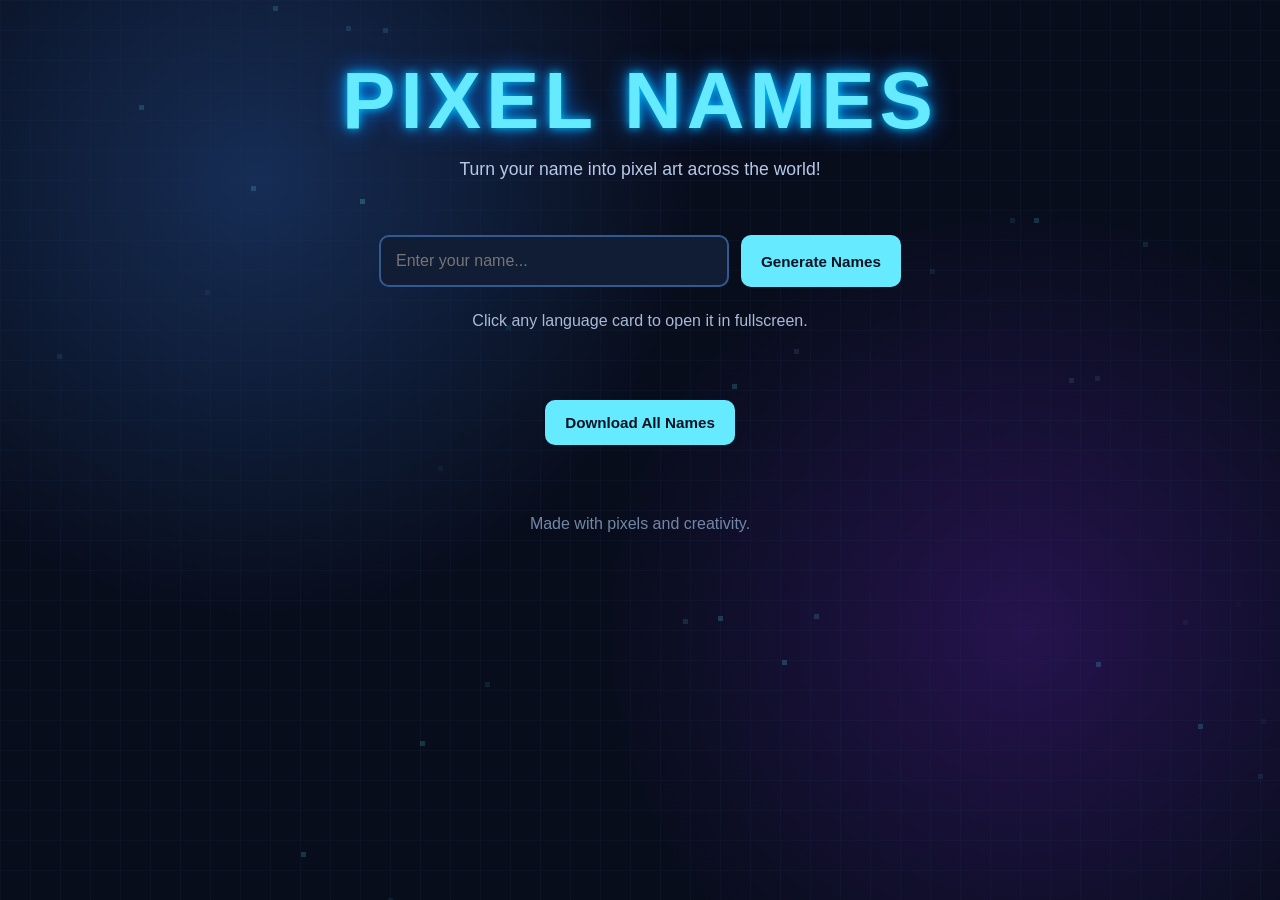
<file: index.html>
<!DOCTYPE html>
<html lang="en">
<head>
  <meta charset="UTF-8">
  <meta name="viewport" content="width=device-width, initial-scale=1.0">
  <title>Pixel Names</title>
  <link rel="stylesheet" href="style.css">
</head>
<body>

  <div class="background-pixels" id="backgroundPixels"></div>

  <header>
    <h1 id="title">PIXEL NAMES</h1>
    <p class="subtitle">Turn your name into pixel art across the world!</p>
  </header>

  <main>
    <section class="generator">
      <input
        type="text"
        id="nameInput"
        placeholder="Enter your name..."
        maxlength="30"
      >
      <button id="generateBtn">Generate Names</button>
    </section>

    <p class="instruction">
      Click any language card to open it in fullscreen.
    </p>

    <section id="results" class="results"></section>

    <button id="downloadAll" class="download-all">
      Download All Names
    </button>
  </main>

  <div id="fullscreen" class="fullscreen">
    <div class="fullscreen-content">
      <p id="fullLanguage" class="full-language"></p>
      <h2 id="fullName"></h2>
      <p id="fullNote" class="full-note"></p>

      <canvas id="fullArt"></canvas>

      <button id="fullDownload" class="full-download">
        Download PNG
      </button>
    </div>
  </div>

  <footer>
    <p>Made with pixels and creativity.</p>
  </footer>

  <script src="script.js"></script>
</body>
</html>
</file>
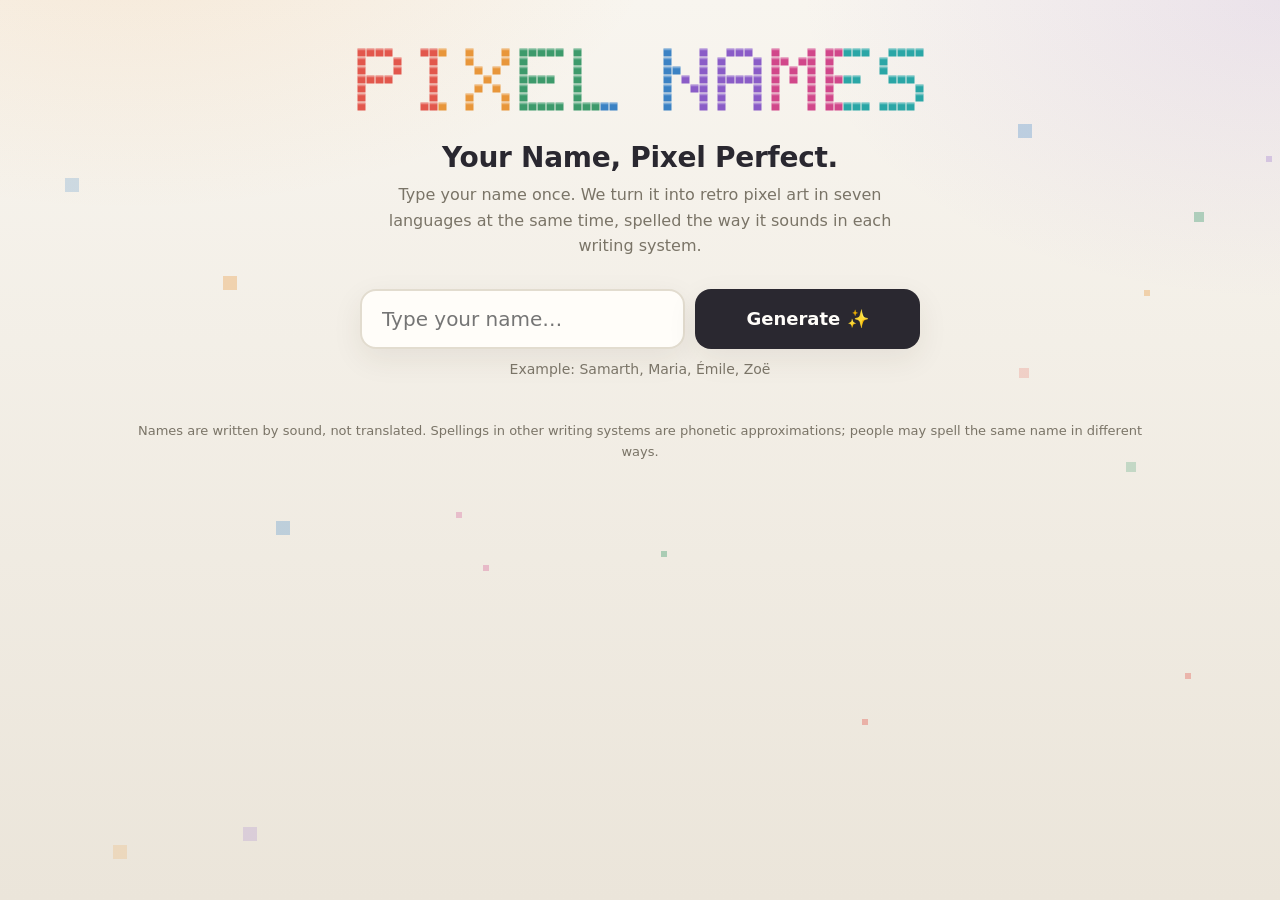
<file: Pixel Names – Your Name, Pixel Perfect (1).html>
<!DOCTYPE html>
<html lang="en">
<head>
<meta charset="utf-8">
<meta name="viewport" content="width=device-width, initial-scale=1, viewport-fit=cover">
<title>Pixel Names – Your Name, Pixel Perfect</title>
<style>
:root{--bg1:#f8f5ef;--bg2:#ebe5da;--card:#fffdf9;--art:#f3eee5;--ink:#2a2830;--mut:#7a7467;--line:#e2dccf;--btn:#2a2830;--btnt:#fffdf9;--sh:0 10px 30px rgba(60,50,30,.08);
box-sizing:border-box;padding-top:env(safe-area-inset-top,0px);padding-bottom:env(safe-area-inset-bottom,0px)}
@media (prefers-color-scheme:dark){:root:not([data-theme="light"]){--bg1:#1b1a1f;--bg2:#141317;--card:#242229;--art:#1c1b20;--ink:#f1ede4;--mut:#a29c8f;--line:#35323b;--btn:#f1ede4;--btnt:#1b1a1f;--sh:0 10px 30px rgba(0,0,0,.35)}}
:root[data-theme="dark"]{--bg1:#1b1a1f;--bg2:#141317;--card:#242229;--art:#1c1b20;--ink:#f1ede4;--mut:#a29c8f;--line:#35323b;--btn:#f1ede4;--btnt:#1b1a1f;--sh:0 10px 30px rgba(0,0,0,.35)}
html{scroll-padding-top:env(safe-area-inset-top,0px)}
*{box-sizing:border-box}
body{margin:0;min-height:100vh;color:var(--ink);font-family:Inter,"Segoe UI",system-ui,-apple-system,sans-serif;background:var(--bg1);
background-image:radial-gradient(900px 500px at 10% -10%,rgba(232,150,58,.14),transparent 60%),radial-gradient(800px 500px at 100% 0%,rgba(139,92,199,.12),transparent 60%),linear-gradient(180deg,var(--bg1),var(--bg2));background-attachment:fixed}
.deco{position:fixed;z-index:0;pointer-events:none;opacity:.5;animation:fl 34s ease-in-out infinite alternate;will-change:transform}
@keyframes fl{from{transform:translate3d(0,0,0)}to{transform:translate3d(0,-90px,0)}}
main{position:relative;z-index:1;max-width:1080px;margin:0 auto;padding:44px 20px 64px}
header{text-align:center}
.sr{position:absolute;width:1px;height:1px;overflow:hidden;clip:rect(0 0 0 0)}
#title{max-width:100%;height:auto}
.sub{font-size:clamp(20px,4vw,28px);font-weight:650;margin:22px 0 8px;letter-spacing:-.01em}
.lead{max-width:520px;margin:0 auto;color:var(--mut);line-height:1.6;font-size:16px}
.box{max-width:560px;margin:30px auto 0;display:flex;gap:10px;flex-wrap:wrap}
.box input{flex:1 1 240px;min-width:0;font:inherit;font-size:20px;padding:16px 20px;border-radius:16px;border:2px solid var(--line);background:var(--card);color:var(--ink);box-shadow:var(--sh);outline:none;transition:border-color .2s,transform .2s}
.box input:focus{border-color:#8a5cc7}
.box input.shake{animation:sh .4s}
@keyframes sh{25%{transform:translateX(-7px)}75%{transform:translateX(7px)}}
button{font:inherit;cursor:pointer}
.go{flex:1 1 140px;padding:16px 26px;border-radius:16px;border:0;font-size:18px;font-weight:700;background:var(--btn);color:var(--btnt);box-shadow:var(--sh);transition:transform .15s,opacity .2s}
.go:hover{transform:translateY(-2px)}.go:active{transform:translateY(1px)}
.hint{margin:12px 0 0;font-size:14px;color:var(--mut);min-height:20px}
#results{margin-top:44px;display:none}
.rh{display:flex;align-items:center;justify-content:space-between;gap:12px;flex-wrap:wrap;margin-bottom:18px}
.rh h2{margin:0;font-size:20px}
.all{padding:11px 18px;border-radius:12px;border:2px solid var(--ink);background:transparent;color:var(--ink);font-weight:650;transition:background .2s,color .2s}
.all:hover{background:var(--ink);color:var(--bg1)}
.grid{display:grid;grid-template-columns:repeat(auto-fit,minmax(min(100%,330px),1fr));gap:20px}
.card{background:var(--card);border:1px solid var(--line);border-radius:22px;padding:18px;box-shadow:var(--sh);display:flex;flex-direction:column;gap:12px;opacity:0;transform:translateY(16px);animation:up .6s cubic-bezier(.2,.8,.2,1) forwards}
@keyframes up{to{opacity:1;transform:none}}
.ch{display:flex;align-items:center;gap:10px}
.dot{width:12px;height:12px;border-radius:3px}
.ln{font-weight:700;font-size:17px}.nat{color:var(--mut);font-size:14px}
.art{background:var(--art);border-radius:14px;min-height:140px;display:grid;place-items:center;overflow:hidden;padding:6px}
.art canvas{display:block;max-width:100%}
.txt{font-size:22px;font-weight:650;text-align:center;overflow-wrap:anywhere}
.note{font-size:13px;color:var(--mut);text-align:center;margin-top:-6px;line-height:1.4}
.dl{padding:12px;border-radius:12px;border:1px solid var(--line);background:transparent;color:var(--ink);font-weight:650;transition:background .2s}
.dl:hover{background:var(--art)}
footer{margin-top:40px;text-align:center;color:var(--mut);font-size:13px;line-height:1.6}
#toast{position:fixed;left:50%;bottom:calc(24px + env(safe-area-inset-bottom,0px));transform:translate(-50%,30px);background:var(--btn);color:var(--btnt);padding:11px 18px;border-radius:12px;font-size:14px;opacity:0;transition:.3s;z-index:9;pointer-events:none}
#toast.on{opacity:1;transform:translate(-50%,0)}
@media (prefers-reduced-motion:reduce){*{animation-duration:.01s!important}.deco{animation:none!important}}
</style>
</head>
<body>
<main>
<header>
<h1 class="sr">Pixel Names</h1>
<canvas id="title" aria-hidden="true"></canvas>
<p class="sub">Your Name, Pixel Perfect.</p>
<p class="lead">Type your name once. We turn it into retro pixel art in seven languages at the same time, spelled the way it sounds in each writing system.</p>
<div class="box">
<input id="name" type="text" maxlength="24" placeholder="Type your name…" autocomplete="off" aria-label="Your name">
<button class="go" id="go">Generate ✨</button>
</div>
<p class="hint" id="hint">Example: Samarth, Maria, Émile, Zoë</p>
</header>
<section id="results" aria-live="polite">
<div class="rh"><h2 id="rt"></h2><button class="all" id="all">⬇ Download all (one image)</button></div>
<div class="grid" id="grid"></div>
</section>
<footer>Names are written by sound, not translated. Spellings in other writing systems are phonetic approximations; people may spell the same name in different ways.</footer>
</main>
<div id="toast"></div>
<script>
/* ---------- 5x7 pixel alphabet (Latin) ---------- */
const F={A:[14,17,17,31,17,17,17],B:[30,17,17,30,17,17,30],C:[14,17,16,16,16,17,14],D:[30,17,17,17,17,17,30],E:[31,16,16,30,16,16,31],F:[31,16,16,30,16,16,16],G:[14,17,16,23,17,17,15],H:[17,17,17,31,17,17,17],I:[14,4,4,4,4,4,14],J:[7,2,2,2,2,18,12],K:[17,18,20,24,20,18,17],L:[16,16,16,16,16,16,31],M:[17,27,21,21,17,17,17],N:[17,17,25,21,19,17,17],O:[14,17,17,17,17,17,14],P:[30,17,17,30,16,16,16],Q:[14,17,17,17,21,18,13],R:[30,17,17,30,20,18,17],S:[15,16,16,14,1,1,30],T:[31,4,4,4,4,4,4],U:[17,17,17,17,17,17,14],V:[17,17,17,17,17,10,4],W:[17,17,17,21,21,21,10],X:[17,17,10,4,10,17,17],Y:[17,17,10,4,4,4,4],Z:[31,1,2,4,8,16,31],'-':[0,0,0,31,0,0,0],"'":[4,4,8,0,0,0,0],'.':[0,0,0,0,0,12,12]};
const MK={'\u0301':[2,4],'\u0300':[8,4],'\u0302':[4,10],'\u0308':[10,0],'\u0303':[12,3],'\u030a':[12,12],'\u030c':[10,4]};
function latinGrid(str){
  const T=[];
  for(const ch of str.toUpperCase().normalize('NFD')){
    if(/[\u0300-\u036f]/.test(ch)){ if(!T.length) return null; T[T.length-1].m.push(ch); } else T.push({c:ch,m:[]});
  }
  if(!T.length) return null;
  for(const t of T){ if(t.c!==' '&&!F[t.c]) return null; for(const m of t.m) if(!MK[m]&&m!=='\u0327'&&m!=='\u0328') return null; }
  const top=T.some(t=>t.m.some(m=>MK[m])), bot=T.some(t=>t.m.some(m=>m==='\u0327'||m==='\u0328'));
  const o=top?2:0,h=o+7+(bot?1:0),w=T.reduce((s,t)=>s+(t.c===' '?3:5)+1,-1);
  const cells=Array.from({length:h},()=>new Uint8Array(w));let x=0;
  for(const t of T){
    if(t.c===' '){x+=4;continue;}
    for(let r=0;r<7;r++)for(let b=0;b<5;b++)if((F[t.c][r]>>(4-b))&1)cells[o+r][x+b]=1;
    for(const m of t.m){
      if(MK[m])MK[m].forEach((bits,r)=>{for(let b=0;b<5;b++)if((bits>>(4-b))&1)cells[r][x+b]=1;});
      else cells[o+7][x+2]=1;
    }
    x+=6;
  }
  return {w,h,cells};
}
/* ---------- glyph processing for other scripts: draw tiny, threshold to a pixel grid ---------- */
function raster(text,size,font,rtl,wt){
  const c=document.createElement('canvas'),g=c.getContext('2d',{willReadFrequently:true});
  const f=(wt||700)+' '+size+'px '+font;g.font=f;
  const W=Math.ceil(g.measureText(text).width)+size*2,H=size*3;
  c.width=W;c.height=H;g.font=f;g.direction=rtl?'rtl':'ltr';g.textAlign='center';g.textBaseline='middle';g.fillStyle='#000';g.fillText(text,W/2,H/2);
  const d=g.getImageData(0,0,W,H).data;let x0=W,x1=-1,y0=H,y1=-1;
  for(let y=0;y<H;y++)for(let x=0;x<W;x++)if(d[(y*W+x)*4+3]>120){if(x<x0)x0=x;if(x>x1)x1=x;if(y<y0)y0=y;if(y>y1)y1=y;}
  if(x1<0)return null;
  const w=x1-x0+1,h=y1-y0+1,cells=Array.from({length:h},()=>new Uint8Array(w));
  for(let y=0;y<h;y++)for(let x=0;x<w;x++)if(d[((y+y0)*W+x+x0)*4+3]>120)cells[y][x]=1;
  return {w,h,cells};
}
/* ---------- transliteration ---------- */
const clean=n=>n.normalize('NFD').replace(/[\u0300-\u036f]/g,'').toLowerCase().replace(/[^a-z\s'-]/g,'').replace(/['-]/g,' ').trim().split(/\s+/).filter(Boolean);
const K={'':'アイウエオ',k:'カキクケコ',g:'ガギグゲゴ',s:'サシスセソ',z:'ザジズゼゾ',n:'ナニヌネノ',h:'ハヒフヘホ',b:'バビブベボ',p:'パピプペポ',m:'マミムメモ',r:'ラリルレロ',y:['ヤ','イ','ユ','イェ','ヨ'],w:['ワ','ウィ','ウ','ウェ','ウォ'],f:['ファ','フィ','フ','フェ','フォ'],v:['ヴァ','ヴィ','ヴ','ヴェ','ヴォ'],t:['タ','ティ','トゥ','テ','ト'],d:['ダ','ディ','ドゥ','デ','ド'],sh:['シャ','シ','シュ','シェ','ショ'],ch:['チャ','チ','チュ','チェ','チョ'],j:['ジャ','ジ','ジュ','ジェ','ジョ']};
const KD={t:'ト',d:'ド',sh:'シュ',ch:'チ',j:'ジ',h:'ハ'};
function kana(w){
  w=w.replace(/ph/g,'f').replace(/th/g,'t').replace(/kh/g,'k').replace(/gh/g,'g').replace(/ck/g,'k').replace(/qu/g,'kw').replace(/x/g,'ks').replace(/q/g,'k').replace(/c(?=[eiy])/g,'s').replace(/c/g,'k').replace(/l/g,'r');
  const V='aeiou';let o='',i=0;
  while(i<w.length){
    const c=w[i];
    if(V.includes(c)){o+=(i>0&&w[i-1]===c)?'ー':K[''][V.indexOf(c)];i++;continue;}
    let con=c;const two=w.substr(i,2);if(two==='sh'||two==='ch')con=two;
    const nx=w[i+con.length];
    if(con==='n'&&!(nx&&V.includes(nx))){o+='ン';i++;continue;}
    if(con.length===1&&nx===c&&c!=='n'&&c!=='m'){o+='ッ';i++;continue;}
    const T=K[con];if(!T){i++;continue;}
    if(nx&&V.includes(nx)){o+=T[V.indexOf(nx)];i+=con.length+1;}
    else{o+=KD[con]||T[2];i+=con.length;}
  }
  return o;
}
const AC={b:'ب',d:'د',f:'ف',h:'ه',j:'ج',k:'ك',l:'ل',m:'م',n:'ن',p:'ب',q:'ق',r:'ر',s:'س',t:'ت',v:'ف',w:'و',y:'ي',z:'ز',sh:'ش',ch:'تش',th:'ث',kh:'خ',gh:'غ',ph:'ف',dh:'ذ',ck:'ك'};
function arabic(w){
  const V='aeiou',cc=(w.match(/[^aeiou]/g)||[]).length;let o='',i=0,vc=0,prev='';
  while(i<w.length){
    const c=w[i],t=w.substr(i,2),nx=w[i+1];
    if(V.includes(c)){
      const first=i===0,last=i===w.length-1;let r;
      if(nx===c){r={a:'ا',e:'ي',i:'ي',o:'و',u:'و'}[c];i+=2;}
      else{
        if(first)r={a:'أ',e:'إ',i:'إ',o:'أو',u:'أو'}[c];
        else if(last)r={a:'ا',e:'',i:'ي',o:'و',u:'و'}[c];
        else r={a:(vc>0||cc<3)?'ا':'',e:'',i:'ي',o:'و',u:'و'}[c];
        i++;
      }
      o+=r;vc++;prev='';continue;
    }
    if(AC[t]){o+=AC[t];i+=2;prev=t;continue;}
    let r=AC[c];
    if(c==='c')r=/[eiy]/.test(nx||'')?'س':'ك';
    if(c==='g')r=/[eiy]/.test(nx||'')?'ج':'غ';
    if(c==='x')r='كس';
    if(r&&c!==prev)o+=r;
    prev=c;i++;
  }
  return o;
}
const KR='Apple SD Gothic Neo,Malgun Gothic,Noto Sans CJK KR,Noto Sans KR,sans-serif',ZH='PingFang SC,Microsoft YaHei,Noto Sans CJK SC,Noto Sans SC,sans-serif';
const prep=w=>w.replace(/ph/g,'f').replace(/th/g,'t').replace(/kh/g,'k').replace(/gh/g,'g').replace(/ck/g,'k').replace(/qu/g,'kw').replace(/x/g,'ks').replace(/q/g,'k').replace(/c(?=[eiy])/g,'s').replace(/c/g,'k').replace(/([^aeiou])\1/g,'$1');
/* Korean: Latin sounds -> Hangul syllable blocks */
function hangul(w){
  w=prep(w).replace(/er$/,'ə').replace(/([aeiou])r$/,'$1').replace(/y(?![aeiou])/g,'i').replace(/w(?![aeiou])/g,'u');
  const V='aeiouə',ON={g:0,n:2,d:3,r:5,l:5,m:6,b:7,s:9,j:12,z:12,ch:14,k:15,t:16,p:17,f:17,v:7,h:18,sh:9},
  VW={a:0,e:5,i:20,o:8,u:13,'ə':4},VY={a:2,e:7,i:20,o:12,u:17,'ə':6},VX={a:9,e:15,i:16,o:14,u:13,'ə':14},CD={n:4,m:16,l:8,ng:21};
  const S=[];let i=0;
  while(i<w.length){
    const c=w[i],two=w.substr(i,2),n1=w[i+1]||'';
    if(!/[a-zə]/.test(c)){i++;continue;}
    if(V.includes(c)){S.push({o:11,v:VW[c],c:0});i++;continue;}
    if((c==='y'||c==='w')&&V.includes(n1)){S.push({o:11,v:(c==='y'?VY:VX)[n1],c:0});i+=2;continue;}
    const key=(two==='sh'||two==='ch'||(two==='ng'&&!V.includes(w[i+2]||'')))?two:c,n=key.length,nx=w[i+n]||'';
    if(V.includes(nx)){S.push({o:ON[key]??11,v:(key==='sh'?VY:VW)[nx],c:0});i+=n+1;continue;}
    const pv=S[S.length-1];
    if(pv&&!pv.c&&CD[key]&&pv.v!==18)pv.c=CD[key];
    else S.push({o:ON[key]??11,v:18,c:0});
    i+=n;
  }
  return S.map(s=>String.fromCharCode(0xAC00+(s.o*21+s.v)*28+s.c)).join('');
}
/* Mandarin: sound-based Chinese characters, as used for foreign names */
const CH={'':'阿埃伊奥乌',b:'巴贝比博布',c:'卡塞西科库',d:'达德迪多杜',f:'法费菲福富',g:'加格吉戈古',h:'哈赫希霍胡',j:'贾杰吉乔朱',k:'卡凯基科库',l:'拉勒利洛卢',m:'马梅米莫穆',n:'娜内尼诺努',p:'帕佩皮波普',r:'拉雷里罗鲁',s:'萨塞西索苏',t:'塔特蒂托图',v:'瓦维维沃武',w:'瓦韦威沃乌',y:'雅耶伊约尤',z:'扎泽兹佐祖',sh:'沙谢希肖舒',ch:'查切奇乔楚'};
const CZ={b:'布',c:'克',d:'德',f:'夫',g:'格',h:'赫',j:'吉',k:'克',l:'尔',m:'姆',n:'恩',p:'普',r:'尔',s:'斯',t:'特',v:'夫',w:'夫',y:'伊',z:'兹',sh:'什',ch:'奇'};
function hanzi(w){
  w=prep(w).replace(/ng(?![aeiou])/g,'n');const V='aeiou';let o='',i=0;
  while(i<w.length){
    const c=w[i];if(!/[a-z]/.test(c)){i++;continue;}
    if(V.includes(c)){o+=CH[''][V.indexOf(c)];i++;continue;}
    const two=w.substr(i,2),key=(two==='sh'||two==='ch')?two:c,nx=w[i+key.length];
    if(CH[key]&&nx&&V.includes(nx)){o+=CH[key][V.indexOf(nx)];i+=key.length+1;}
    else{o+=CZ[key]||'';i+=key.length;}
  }
  return o;
}
/* Russian: Latin sounds -> Cyrillic */
const RU={a:'а',b:'б',d:'д',e:'е',f:'ф',g:'г',h:'х',i:'и',j:'дж',k:'к',l:'л',m:'м',n:'н',o:'о',p:'п',r:'р',s:'с',t:'т',u:'у',v:'в',w:'в',z:'з'},RT={sh:'ш',ch:'ч',zh:'ж',kh:'х',ts:'ц',ph:'ф',th:'т',ck:'к',ya:'я',yu:'ю',yo:'ё',ye:'е',ee:'и',oo:'у'};
function russian(w){
  let o='',i=0;
  while(i<w.length){
    const t=w.substr(i,2),c=w[i],nx=w[i+1]||'';
    if(RT[t]){o+=RT[t];i+=2;continue;}
    let r;
    if(c==='c')r=/[eiy]/.test(nx)?'с':'к';
    else if(c==='x')r='кс';
    else if(c==='q')r='к';
    else if(c==='y')r=(i>0&&'aeiou'.includes(w[i-1]))?'й':'и';
    else if(c==='e'&&i===0)r='э';
    else r=RU[c];
    o+=r||'';i++;
  }
  return o;
}
/* Thai: Latin sounds -> Thai script */
const TH='Thonburi,Leelawadee UI,Tahoma,Noto Sans Thai,sans-serif';
const TC={b:'บ',d:'ด',f:'ฟ',g:'ก',h:'ฮ',j:'จ',k:'ค',l:'ล',m:'ม',n:'น',p:'พ',r:'ร',s:'ส',t:'ท',v:'ว',w:'ว',y:'ย',z:'ซ',sh:'ช',ch:'ช'};
function thai(w){
  w=prep(w).replace(/ee/g,'i').replace(/oo/g,'u').replace(/a([^aeiou])e$/,'e$1').replace(/e$/,'').replace(/y(?![aeiou])/g,'i');
  const V='aeiou',mk=(c,v)=>v==='e'?'เ'+c:v==='o'?'โ'+c:v==='a'?c+'า':v==='i'?c+'ิ':c+'ู';let o='',i=0;
  while(i<w.length){
    const c=w[i];if(!/[a-z]/.test(c)){i++;continue;}
    if(V.includes(c)){o+={a:'อา',e:'เอ',i:'อิ',o:'โอ',u:'อู'}[c];i++;continue;}
    const two=w.substr(i,2),key=(two==='sh'||two==='ch')?two:c,nx=w[i+key.length]||'',t=TC[key]||'';
    if(V.includes(nx)){o+=mk(t,nx);i+=key.length+1;}
    else{o+=t+((key==='r'&&i>0&&V.includes(w[i-1]))?'์':'');i+=key.length;}
  }
  return o;
}
/* ---------- languages ---------- */
const JP='"Hiragino Sans","Yu Gothic","Noto Sans CJK JP","Noto Sans JP",Meiryo,sans-serif',AR='"Noto Naskh Arabic","Geeza Pro","Segoe UI",Tahoma,Arial,sans-serif',SS='system-ui,"Segoe UI",Arial,sans-serif';
const LANGS=[
 {id:'english',name:'English',nat:'English',col:'#e2574c',k:'l'},
 {id:'arabic',name:'Arabic',nat:'العربية',col:'#e8963a',k:'a'},
 {id:'japanese',name:'Japanese',nat:'日本語',col:'#3d9a6b',k:'j'},
 {id:'korean',name:'Korean',nat:'한국어',col:'#3b82c4',k:'k'},
 {id:'chinese',name:'Chinese (Mandarin)',nat:'中文',col:'#8a5cc7',k:'z'},
 {id:'russian',name:'Russian',nat:'Русский',col:'#d1478a',k:'r'},
 {id:'thai',name:'Thai',nat:'ไทย',col:'#2aa6a6',k:'t'}];
function build(name){
  const hasAr=/[\u0600-\u06FF]/.test(name),hasJP=/[\u3040-\u30ff\u4e00-\u9fff]/.test(name);
  const hasTH=/[฀-๿]/.test(name),words=clean(name),hasKR=/[가-힣]/.test(name),hasZH=/[一-鿿]/.test(name),hasCY=/[Ѐ-ӿ]/.test(name);
  return LANGS.map(L=>{
    let text='',grid=null,note='';
    if(L.k==='l'){
      text=name;grid=latinGrid(name)||raster(name,22,SS,false);
      note='Names stay the same in '+L.name+'.';
    }else if(L.k==='a'){
      text=hasAr?name:words.map(arabic).join(' ');
      grid=text?raster(text,26,AR,true):null;note=hasAr?'Written as typed.':'Phonetic spelling, read right to left.';
    }else if(L.k==='j'){
      text=hasJP?name:words.map(kana).join('・');
      grid=text?raster(text,20,JP,false):null;note=hasJP?'Written as typed.':'Phonetic spelling in Katakana.';
    }else if(L.k==='k'){
      text=hasKR?name:words.map(hangul).join(' ');
      grid=text?raster(text,26,KR,false,600):null;note=hasKR?'Written as typed.':'Phonetic spelling in Hangul.';
    }else if(L.k==='z'){
      text=hasZH?name:words.map(hanzi).join('·');
      grid=text?raster(text,28,ZH,false,500):null;note=hasZH?'Written as typed.':'Sound-based characters (spelled by sound, not meaning).';
    }else if(L.k==='t'){
      text=hasTH?name:words.map(thai).join(' ');
      grid=text?raster(text,26,TH,false,600):null;note=hasTH?'Written as typed.':'Phonetic spelling in Thai script.';
    }else{
      text=hasCY?name:words.map(russian).join(' ');
      grid=text?raster(text,22,SS,false):null;note=hasCY?'Written as typed.':'Phonetic spelling in Cyrillic.';
    }
    if(!grid){text='';note='This name can’t be written in '+L.name+' script.';}
    return {...L,text,grid,note};
  });
}
/* ---------- pixel-grid drawing: every pixel is a real square ---------- */
const rnd=(x,y)=>(((x*73856093)^(y*19349663))>>>0)%100/100;
function draw(cv,g,col,cell,o={}){
  const pad=o.pad??8,dpr=o.dpr??(window.devicePixelRatio||1),p=o.prog??1,gap=Math.max(1,Math.round(cell*.12));
  const W=g.w*cell+pad*2,H=g.h*cell+pad*2;
  cv.width=Math.round(W*dpr);cv.height=Math.round(H*dpr);cv.style.width=W+'px';cv.style.height=H+'px';
  const x=cv.getContext('2d');x.setTransform(dpr,0,0,dpr,0,0);x.clearRect(0,0,W,H);
  if(o.bg){x.fillStyle=o.bg;x.fillRect(0,0,W,H);}
  for(let y=0;y<g.h;y++)for(let i=0;i<g.w;i++){
    if(!g.cells[y][i]||(p<1&&rnd(i,y)>p))continue;
    const px=pad+i*cell+gap/2,py=pad+y*cell+gap/2,s=cell-gap;
    x.fillStyle=typeof col==='function'?col(i,g.w):col;x.fillRect(px,py,s,s);
    x.fillStyle='rgba(255,255,255,.3)';x.fillRect(px,py,s,Math.max(1,s*.22));
  }
}
/* ---------- title drawn with the same engine ---------- */
const PAL=LANGS.map(l=>l.col);
function drawTitle(){
  const g=latinGrid('PIXEL NAMES'),cv=document.getElementById('title');
  const cell=Math.max(3,Math.min(9,Math.floor((Math.min(innerWidth-48,720))/g.w)));
  draw(cv,g,(i,w)=>PAL[Math.min(PAL.length-1,Math.floor(i/w*PAL.length))],cell,{pad:4});
}
/* ---------- UI ---------- */
const $=id=>document.getElementById(id);
let R=[],gen=0,DL=null,NAME='';
try{window.claude&&claude.use('downloads').then(d=>DL=d).catch(()=>{});}catch(e){}
function toast(m){const t=$('toast');t.textContent=m;t.classList.add('on');clearTimeout(toast.t);toast.t=setTimeout(()=>t.classList.remove('on'),2400);}
async function save(blob,fn){
  if(DL){try{await DL.save({filename:fn,data:blob});toast('Saved '+fn);}catch(e){if(e&&e.code==='declined')return;toast('Could not save the file here.');}return;}
  const a=document.createElement('a');a.href=URL.createObjectURL(blob);a.download=fn;document.body.appendChild(a);a.click();a.remove();setTimeout(()=>URL.revokeObjectURL(a.href),4000);
}
const toBlob=cv=>new Promise(r=>cv.toBlob(r,'image/png'));
const slug=s=>s.toLowerCase().normalize('NFD').replace(/[^a-z0-9]+/g,'-').replace(/^-|-$/g,'')||'name';
async function dlOne(r){
  const cv=document.createElement('canvas'),cell=Math.min(24,Math.floor(2400/r.grid.w));
  draw(cv,r.grid,r.col,cell,{pad:cell*3,bg:'#f8f5ef',dpr:1});
  save(await toBlob(cv),'pixel-name-'+slug(NAME)+'-'+r.id+'.png');
}
async function dlAll(){
  const items=R.filter(r=>r.grid),W=1400,rowPad=70;let H=130;
  const cells=items.map(r=>{const c=Math.min(14,Math.floor((W-160)/r.grid.w));H+=r.grid.h*c+rowPad+30;return c;});
  const cv=document.createElement('canvas');cv.width=W;cv.height=H;const x=cv.getContext('2d');
  x.fillStyle='#f8f5ef';x.fillRect(0,0,W,H);x.fillStyle='#2a2830';x.font='700 38px '+SS;x.textBaseline='top';x.fillText('Pixel Names · '+NAME,60,40);
  let y=120;
  items.forEach((r,i)=>{
    x.fillStyle=r.col;x.fillRect(60,y+6,16,16);x.fillStyle='#2a2830';x.font='700 24px '+SS;x.fillText(r.name+' · '+r.nat,88,y);
    const t=document.createElement('canvas');draw(t,r.grid,r.col,cells[i],{pad:0,dpr:1});
    x.drawImage(t,80,y+46);y+=r.grid.h*cells[i]+rowPad+30;
  });
  save(await toBlob(cv),'pixel-name-'+slug(NAME)+'-all.png');
}
function layout(animate){
  const my=++gen;
  R.forEach((r,i)=>{
    if(!r.grid)return;
    const aw=r.art.clientWidth-12,cell=Math.max(2,Math.min(14,Math.floor((aw-16)/r.grid.w)));
    if(!animate){draw(r.cv,r.grid,r.col,cell);return;}
    const t0=performance.now()+i*110;
    const step=now=>{
      if(my!==gen)return;const p=Math.max(0,Math.min(1,(now-t0)/700));
      draw(r.cv,r.grid,r.col,cell,{prog:p});if(p<1)requestAnimationFrame(step);
    };
    requestAnimationFrame(step);
  });
}
function generate(){
  const inp=$('name'),name=inp.value.replace(/\s+/g,' ').trim().slice(0,24);
  if(!name){inp.classList.remove('shake');void inp.offsetWidth;inp.classList.add('shake');$('hint').textContent='Please type your name first 🙂';inp.focus();return;}
  $('hint').textContent='';NAME=name;
  const grid=$('grid');grid.innerHTML='';
  R=build(name);
  R.forEach((r,i)=>{
    const c=document.createElement('article');c.className='card';c.style.animationDelay=i*90+'ms';
    c.innerHTML='<div class="ch"><span class="dot"></span><span class="ln"></span><span class="nat"></span></div><div class="art"></div><div class="txt"></div><div class="note"></div>';
    c.querySelector('.dot').style.background=r.col;c.querySelector('.ln').textContent=r.name;c.querySelector('.nat').textContent=r.nat;
    c.querySelector('.txt').textContent=r.text||'—';c.querySelector('.note').textContent=r.note;
    if(r.k==='a')c.querySelector('.txt').dir='rtl';
    r.art=c.querySelector('.art');
    if(r.grid){
      r.cv=document.createElement('canvas');r.art.appendChild(r.cv);
      const b=document.createElement('button');b.className='dl';b.textContent='⬇ Download PNG';b.onclick=()=>dlOne(r);c.appendChild(b);
    }
    grid.appendChild(c);
  });
  $('rt').textContent='“'+name+'” in seven languages';
  $('results').style.display='block';
  layout(true);
  setTimeout(()=>$('results').scrollIntoView({behavior:'smooth',block:'start'}),80);
}
$('go').onclick=generate;
$('all').onclick=dlAll;
$('name').addEventListener('keydown',e=>{if(e.key==='Enter')generate();});
let rt;addEventListener('resize',()=>{clearTimeout(rt);rt=setTimeout(()=>{drawTitle();if(R.length)layout(false);},150);});
drawTitle();
for(let i=0;i<16;i++){
  const d=document.createElement('div'),s=6+Math.floor(Math.random()*3)*4;
  d.className='deco';d.style.cssText='width:'+s+'px;height:'+s+'px;left:'+Math.random()*100+'%;top:'+Math.random()*100+'%;background:'+PAL[i%6]+';animation-delay:-'+Math.random()*34+'s;opacity:'+(.18+Math.random()*.25);
  document.body.appendChild(d);
}
</script>
</body>
</html>
</file>
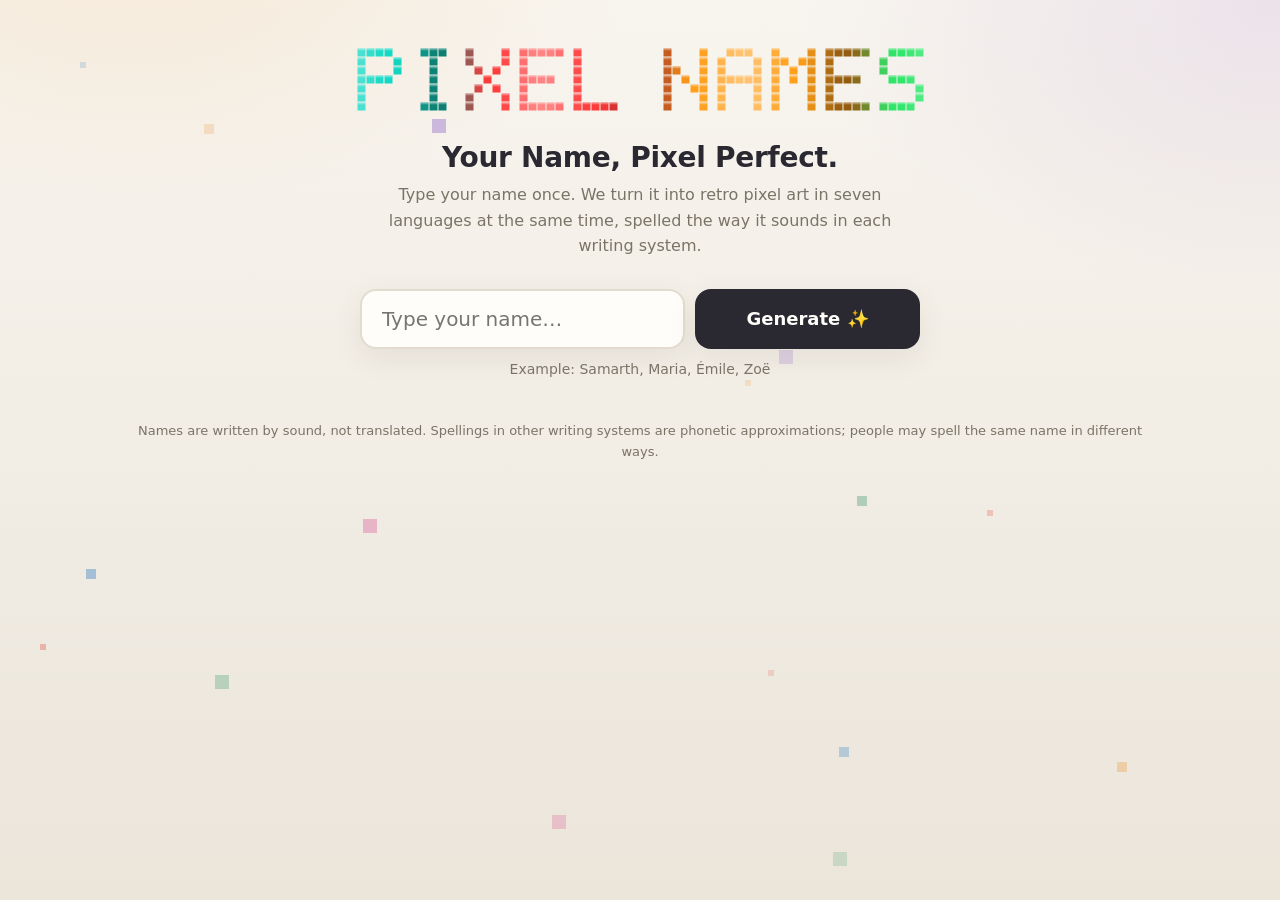
<file: Pixel Names – Your Name, Pixel Perfect.html>
<!DOCTYPE html>
<html lang="en">
<head>
<meta charset="utf-8">
<meta name="viewport" content="width=device-width, initial-scale=1, viewport-fit=cover">
<title>Pixel Names – Your Name, Pixel Perfect</title>
<style>
:root{--bg1:#f8f5ef;--bg2:#ebe5da;--card:#fffdf9;--art:#f3eee5;--ink:#2a2830;--mut:#7a7467;--line:#e2dccf;--btn:#2a2830;--btnt:#fffdf9;--sh:0 10px 30px rgba(60,50,30,.08);
box-sizing:border-box;padding-top:env(safe-area-inset-top,0px);padding-bottom:env(safe-area-inset-bottom,0px)}
@media (prefers-color-scheme:dark){:root:not([data-theme="light"]){--bg1:#1b1a1f;--bg2:#141317;--card:#242229;--art:#1c1b20;--ink:#f1ede4;--mut:#a29c8f;--line:#35323b;--btn:#f1ede4;--btnt:#1b1a1f;--sh:0 10px 30px rgba(0,0,0,.35)}}
:root[data-theme="dark"]{--bg1:#1b1a1f;--bg2:#141317;--card:#242229;--art:#1c1b20;--ink:#f1ede4;--mut:#a29c8f;--line:#35323b;--btn:#f1ede4;--btnt:#1b1a1f;--sh:0 10px 30px rgba(0,0,0,.35)}
html{scroll-padding-top:env(safe-area-inset-top,0px)}
*{box-sizing:border-box}
body{margin:0;min-height:100vh;color:var(--ink);font-family:Inter,"Segoe UI",system-ui,-apple-system,sans-serif;background:var(--bg1);
background-image:radial-gradient(900px 500px at 10% -10%,rgba(232,150,58,.14),transparent 60%),radial-gradient(800px 500px at 100% 0%,rgba(139,92,199,.12),transparent 60%),linear-gradient(180deg,var(--bg1),var(--bg2));background-attachment:fixed}
.deco{position:fixed;z-index:0;pointer-events:none;opacity:.5;animation:fl 3s cubic-bezier(.5,0,.5,1) infinite alternate;will-change:transform}
@keyframes fl{from{transform:translate3d(0,0,0)}to{transform:translate3d(0,-80px,0)}}
main{position:relative;z-index:1;max-width:1080px;margin:0 auto;padding:44px 20px 64px}
header{text-align:center}
.sr{position:absolute;width:1px;height:1px;overflow:hidden;clip:rect(0 0 0 0)}
#title{max-width:100%;height:auto}
.sub{font-size:clamp(20px,4vw,28px);font-weight:650;margin:22px 0 8px;letter-spacing:-.01em}
.lead{max-width:520px;margin:0 auto;color:var(--mut);line-height:1.6;font-size:16px}
.box{max-width:560px;margin:30px auto 0;display:flex;gap:10px;flex-wrap:wrap}
.box input{flex:1 1 240px;min-width:0;font:inherit;font-size:20px;padding:16px 20px;border-radius:16px;border:2px solid var(--line);background:var(--card);color:var(--ink);box-shadow:var(--sh);outline:none;transition:border-color .2s,transform .2s}
.box input:focus{border-color:#8a5cc7}
.box input.shake{animation:sh .4s}
@keyframes sh{25%{transform:translateX(-7px)}75%{transform:translateX(7px)}}
button{font:inherit;cursor:pointer}
.go{flex:1 1 140px;padding:16px 26px;border-radius:16px;border:0;font-size:18px;font-weight:700;background:var(--btn);color:var(--btnt);box-shadow:var(--sh);transition:transform .15s,opacity .2s}
.go:hover{transform:translateY(-2px)}.go:active{transform:translateY(1px)}
.hint{margin:12px 0 0;font-size:14px;color:var(--mut);min-height:20px}
#results{margin-top:44px;display:none}
.rh{display:flex;align-items:center;justify-content:space-between;gap:12px;flex-wrap:wrap;margin-bottom:18px}
.rh h2{margin:0;font-size:20px}
.all{padding:11px 18px;border-radius:12px;border:2px solid var(--ink);background:transparent;color:var(--ink);font-weight:650;transition:background .2s,color .2s}
.all:hover{background:var(--ink);color:var(--bg1)}
.grid{display:grid;grid-template-columns:repeat(auto-fit,minmax(min(100%,330px),1fr));gap:20px}
.card{background:var(--card);border:1px solid var(--line);border-radius:22px;padding:18px;box-shadow:var(--sh);display:flex;flex-direction:column;gap:12px;opacity:0;transform:translateY(16px);animation:up .6s cubic-bezier(.2,.8,.2,1) forwards}
@keyframes up{to{opacity:1;transform:none}}
.ch{display:flex;align-items:center;gap:10px}
.dot{width:12px;height:12px;border-radius:3px}
.ln{font-weight:700;font-size:17px}.nat{color:var(--mut);font-size:14px}
.art{background:var(--art);border-radius:14px;min-height:140px;display:grid;place-items:center;overflow:hidden;padding:6px}
.art canvas{display:block;max-width:100%}
.txt{font-size:22px;font-weight:650;text-align:center;overflow-wrap:anywhere}
.note{font-size:13px;color:var(--mut);text-align:center;margin-top:-6px;line-height:1.4}
.dl{padding:12px;border-radius:12px;border:1px solid var(--line);background:transparent;color:var(--ink);font-weight:650;transition:background .2s}
.dl:hover{background:var(--art)}
footer{margin-top:40px;text-align:center;color:var(--mut);font-size:13px;line-height:1.6}
#toast{position:fixed;left:50%;bottom:calc(24px + env(safe-area-inset-bottom,0px));transform:translate(-50%,30px);background:var(--btn);color:var(--btnt);padding:11px 18px;border-radius:12px;font-size:14px;opacity:0;transition:.3s;z-index:9;pointer-events:none}
#toast.on{opacity:1;transform:translate(-50%,0)}
@media (prefers-reduced-motion:reduce){*{animation-duration:.01s!important}.deco{animation:none!important}}
</style>
</head>
<body>
<main>
<header>
<h1 class="sr">Pixel Names</h1>
<canvas id="title" aria-hidden="true"></canvas>
<p class="sub">Your Name, Pixel Perfect.</p>
<p class="lead">Type your name once. We turn it into retro pixel art in seven languages at the same time, spelled the way it sounds in each writing system.</p>
<div class="box">
<input id="name" type="text" maxlength="24" placeholder="Type your name…" autocomplete="off" aria-label="Your name">
<button class="go" id="go">Generate ✨</button>
</div>
<p class="hint" id="hint">Example: Samarth, Maria, Émile, Zoë</p>
</header>
<section id="results" aria-live="polite">
<div class="rh"><h2 id="rt"></h2><button class="all" id="all">⬇ Download all (one image)</button></div>
<div class="grid" id="grid"></div>
</section>
<footer>Names are written by sound, not translated. Spellings in other writing systems are phonetic approximations; people may spell the same name in different ways.</footer>
</main>
<div id="toast"></div>
<script>
/* ---------- 5x7 pixel alphabet (Latin) ---------- */
const F={A:[14,17,17,31,17,17,17],B:[30,17,17,30,17,17,30],C:[14,17,16,16,16,17,14],D:[30,17,17,17,17,17,30],E:[31,16,16,30,16,16,31],F:[31,16,16,30,16,16,16],G:[14,17,16,23,17,17,15],H:[17,17,17,31,17,17,17],I:[14,4,4,4,4,4,14],J:[7,2,2,2,2,18,12],K:[17,18,20,24,20,18,17],L:[16,16,16,16,16,16,31],M:[17,27,21,21,17,17,17],N:[17,17,25,21,19,17,17],O:[14,17,17,17,17,17,14],P:[30,17,17,30,16,16,16],Q:[14,17,17,17,21,18,13],R:[30,17,17,30,20,18,17],S:[15,16,16,14,1,1,30],T:[31,4,4,4,4,4,4],U:[17,17,17,17,17,17,14],V:[17,17,17,17,17,10,4],W:[17,17,17,21,21,21,10],X:[17,17,10,4,10,17,17],Y:[17,17,10,4,4,4,4],Z:[31,1,2,4,8,16,31],'-':[0,0,0,31,0,0,0],"'":[4,4,8,0,0,0,0],'.':[0,0,0,0,0,12,12]};
const MK={'\u0301':[2,4],'\u0300':[8,4],'\u0302':[4,10],'\u0308':[10,0],'\u0303':[12,3],'\u030a':[12,12],'\u030c':[10,4]};
function latinGrid(str){
  const T=[];
  for(const ch of str.toUpperCase().normalize('NFD')){
    if(/[\u0300-\u036f]/.test(ch)){ if(!T.length) return null; T[T.length-1].m.push(ch); } else T.push({c:ch,m:[]});
  }
  if(!T.length) return null;
  for(const t of T){ if(t.c!==' '&&!F[t.c]) return null; for(const m of t.m) if(!MK[m]&&m!=='\u0327'&&m!=='\u0328') return null; }
  const top=T.some(t=>t.m.some(m=>MK[m])), bot=T.some(t=>t.m.some(m=>m==='\u0327'||m==='\u0328'));
  const o=top?2:0,h=o+7+(bot?1:0),w=T.reduce((s,t)=>s+(t.c===' '?3:5)+1,-1);
  const cells=Array.from({length:h},()=>new Uint8Array(w));let x=0;
  for(const t of T){
    if(t.c===' '){x+=4;continue;}
    for(let r=0;r<7;r++)for(let b=0;b<5;b++)if((F[t.c][r]>>(4-b))&1)cells[o+r][x+b]=1;
    for(const m of t.m){
      if(MK[m])MK[m].forEach((bits,r)=>{for(let b=0;b<5;b++)if((bits>>(4-b))&1)cells[r][x+b]=1;});
      else cells[o+7][x+2]=1;
    }
    x+=6;
  }
  return {w,h,cells};
}
/* ---------- glyph processing for other scripts: draw tiny, threshold to a pixel grid ---------- */
function raster(text,size,font,rtl,wt){
  const c=document.createElement('canvas'),g=c.getContext('2d',{willReadFrequently:true});
  const f=(wt||700)+' '+size+'px '+font;g.font=f;
  const W=Math.ceil(g.measureText(text).width)+size*2,H=size*3;
  c.width=W;c.height=H;g.font=f;g.direction=rtl?'rtl':'ltr';g.textAlign='center';g.textBaseline='middle';g.fillStyle='#000';g.fillText(text,W/2,H/2);
  const d=g.getImageData(0,0,W,H).data;let x0=W,x1=-1,y0=H,y1=-1;
  for(let y=0;y<H;y++)for(let x=0;x<W;x++)if(d[(y*W+x)*4+3]>120){if(x<x0)x0=x;if(x>x1)x1=x;if(y<y0)y0=y;if(y>y1)y1=y;}
  if(x1<0)return null;
  const w=x1-x0+1,h=y1-y0+1,cells=Array.from({length:h},()=>new Uint8Array(w));
  for(let y=0;y<h;y++)for(let x=0;x<w;x++)if(d[((y+y0)*W+x+x0)*4+3]>120)cells[y][x]=1;
  return {w,h,cells};
}
/* ---------- transliteration ---------- */
const clean=n=>n.normalize('NFD').replace(/[\u0300-\u036f]/g,'').toLowerCase().replace(/[^a-z\s'-]/g,'').replace(/['-]/g,' ').trim().split(/\s+/).filter(Boolean);
const K={'':'アイウエオ',k:'カキクケコ',g:'ガギグゲゴ',s:'サシスセソ',z:'ザジズゼゾ',n:'ナニヌネノ',h:'ハヒフヘホ',b:'バビブベボ',p:'パピプペポ',m:'マミムメモ',r:'ラリルレロ',y:['ヤ','イ','ユ','イェ','ヨ'],w:['ワ','ウィ','ウ','ウェ','ウォ'],f:['ファ','フィ','フ','フェ','フォ'],v:['ヴァ','ヴィ','ヴ','ヴェ','ヴォ'],t:['タ','ティ','トゥ','テ','ト'],d:['ダ','ディ','ドゥ','デ','ド'],sh:['シャ','シ','シュ','シェ','ショ'],ch:['チャ','チ','チュ','チェ','チョ'],j:['ジャ','ジ','ジュ','ジェ','ジョ']};
const KD={t:'ト',d:'ド',sh:'シュ',ch:'チ',j:'ジ',h:'ハ'};
function kana(w){
  w=w.replace(/ph/g,'f').replace(/th/g,'t').replace(/kh/g,'k').replace(/gh/g,'g').replace(/ck/g,'k').replace(/qu/g,'kw').replace(/x/g,'ks').replace(/q/g,'k').replace(/c(?=[eiy])/g,'s').replace(/c/g,'k').replace(/l/g,'r');
  const V='aeiou';let o='',i=0;
  while(i<w.length){
    const c=w[i];
    if(V.includes(c)){o+=(i>0&&w[i-1]===c)?'ー':K[''][V.indexOf(c)];i++;continue;}
    let con=c;const two=w.substr(i,2);if(two==='sh'||two==='ch')con=two;
    const nx=w[i+con.length];
    if(con==='n'&&!(nx&&V.includes(nx))){o+='ン';i++;continue;}
    if(con.length===1&&nx===c&&c!=='n'&&c!=='m'){o+='ッ';i++;continue;}
    const T=K[con];if(!T){i++;continue;}
    if(nx&&V.includes(nx)){o+=T[V.indexOf(nx)];i+=con.length+1;}
    else{o+=KD[con]||T[2];i+=con.length;}
  }
  return o;
}
const AC={b:'ب',d:'د',f:'ف',h:'ه',j:'ج',k:'ك',l:'ل',m:'م',n:'ن',p:'ب',q:'ق',r:'ر',s:'س',t:'ت',v:'ف',w:'و',y:'ي',z:'ز',sh:'ش',ch:'تش',th:'ث',kh:'خ',gh:'غ',ph:'ف',dh:'ذ',ck:'ك'};
function arabic(w){
  const V='aeiou',cc=(w.match(/[^aeiou]/g)||[]).length;let o='',i=0,vc=0,prev='';
  while(i<w.length){
    const c=w[i],t=w.substr(i,2),nx=w[i+1];
    if(V.includes(c)){
      const first=i===0,last=i===w.length-1;let r;
      if(nx===c){r={a:'ا',e:'ي',i:'ي',o:'و',u:'و'}[c];i+=2;}
      else{
        if(first)r={a:'أ',e:'إ',i:'إ',o:'أو',u:'أو'}[c];
        else if(last)r={a:'ا',e:'',i:'ي',o:'و',u:'و'}[c];
        else r={a:(vc>0||cc<3)?'ا':'',e:'',i:'ي',o:'و',u:'و'}[c];
        i++;
      }
      o+=r;vc++;prev='';continue;
    }
    if(AC[t]){o+=AC[t];i+=2;prev=t;continue;}
    let r=AC[c];
    if(c==='c')r=/[eiy]/.test(nx||'')?'س':'ك';
    if(c==='g')r=/[eiy]/.test(nx||'')?'ج':'غ';
    if(c==='x')r='كس';
    if(r&&c!==prev)o+=r;
    prev=c;i++;
  }
  return o;
}
const KR='Apple SD Gothic Neo,Malgun Gothic,Noto Sans CJK KR,Noto Sans KR,sans-serif',ZH='PingFang SC,Microsoft YaHei,Noto Sans CJK SC,Noto Sans SC,sans-serif';
const prep=w=>w.replace(/ph/g,'f').replace(/th/g,'t').replace(/kh/g,'k').replace(/gh/g,'g').replace(/ck/g,'k').replace(/qu/g,'kw').replace(/x/g,'ks').replace(/q/g,'k').replace(/c(?=[eiy])/g,'s').replace(/c/g,'k').replace(/([^aeiou])\1/g,'$1');
/* Korean: Latin sounds -> Hangul syllable blocks */
function hangul(w){
  w=prep(w).replace(/er$/,'ə').replace(/([aeiou])r$/,'$1').replace(/y(?![aeiou])/g,'i').replace(/w(?![aeiou])/g,'u');
  const V='aeiouə',ON={g:0,n:2,d:3,r:5,l:5,m:6,b:7,s:9,j:12,z:12,ch:14,k:15,t:16,p:17,f:17,v:7,h:18,sh:9},
  VW={a:0,e:5,i:20,o:8,u:13,'ə':4},VY={a:2,e:7,i:20,o:12,u:17,'ə':6},VX={a:9,e:15,i:16,o:14,u:13,'ə':14},CD={n:4,m:16,l:8,ng:21};
  const S=[];let i=0;
  while(i<w.length){
    const c=w[i],two=w.substr(i,2),n1=w[i+1]||'';
    if(!/[a-zə]/.test(c)){i++;continue;}
    if(V.includes(c)){S.push({o:11,v:VW[c],c:0});i++;continue;}
    if((c==='y'||c==='w')&&V.includes(n1)){S.push({o:11,v:(c==='y'?VY:VX)[n1],c:0});i+=2;continue;}
    const key=(two==='sh'||two==='ch'||(two==='ng'&&!V.includes(w[i+2]||'')))?two:c,n=key.length,nx=w[i+n]||'';
    if(V.includes(nx)){S.push({o:ON[key]??11,v:(key==='sh'?VY:VW)[nx],c:0});i+=n+1;continue;}
    const pv=S[S.length-1];
    if(pv&&!pv.c&&CD[key]&&pv.v!==18)pv.c=CD[key];
    else S.push({o:ON[key]??11,v:18,c:0});
    i+=n;
  }
  return S.map(s=>String.fromCharCode(0xAC00+(s.o*21+s.v)*28+s.c)).join('');
}
/* Mandarin: sound-based Chinese characters, as used for foreign names */
const CH={'':'阿埃伊奥乌',b:'巴贝比博布',c:'卡塞西科库',d:'达德迪多杜',f:'法费菲福富',g:'加格吉戈古',h:'哈赫希霍胡',j:'贾杰吉乔朱',k:'卡凯基科库',l:'拉勒利洛卢',m:'马梅米莫穆',n:'娜内尼诺努',p:'帕佩皮波普',r:'拉雷里罗鲁',s:'萨塞西索苏',t:'塔特蒂托图',v:'瓦维维沃武',w:'瓦韦威沃乌',y:'雅耶伊约尤',z:'扎泽兹佐祖',sh:'沙谢希肖舒',ch:'查切奇乔楚'};
const CZ={b:'布',c:'克',d:'德',f:'夫',g:'格',h:'赫',j:'吉',k:'克',l:'尔',m:'姆',n:'恩',p:'普',r:'尔',s:'斯',t:'特',v:'夫',w:'夫',y:'伊',z:'兹',sh:'什',ch:'奇'};
function hanzi(w){
  w=prep(w).replace(/ng(?![aeiou])/g,'n');const V='aeiou';let o='',i=0;
  while(i<w.length){
    const c=w[i];if(!/[a-z]/.test(c)){i++;continue;}
    if(V.includes(c)){o+=CH[''][V.indexOf(c)];i++;continue;}
    const two=w.substr(i,2),key=(two==='sh'||two==='ch')?two:c,nx=w[i+key.length];
    if(CH[key]&&nx&&V.includes(nx)){o+=CH[key][V.indexOf(nx)];i+=key.length+1;}
    else{o+=CZ[key]||'';i+=key.length;}
  }
  return o;
}
/* Russian: Latin sounds -> Cyrillic */
const RU={a:'а',b:'б',d:'д',e:'е',f:'ф',g:'г',h:'х',i:'и',j:'дж',k:'к',l:'л',m:'м',n:'н',o:'о',p:'п',r:'р',s:'с',t:'т',u:'у',v:'в',w:'в',z:'з'},RT={sh:'ш',ch:'ч',zh:'ж',kh:'х',ts:'ц',ph:'ф',th:'т',ck:'к',ya:'я',yu:'ю',yo:'ё',ye:'е',ee:'и',oo:'у'};
function russian(w){
  let o='',i=0;
  while(i<w.length){
    const t=w.substr(i,2),c=w[i],nx=w[i+1]||'';
    if(RT[t]){o+=RT[t];i+=2;continue;}
    let r;
    if(c==='c')r=/[eiy]/.test(nx)?'с':'к';
    else if(c==='x')r='кс';
    else if(c==='q')r='к';
    else if(c==='y')r=(i>0&&'aeiou'.includes(w[i-1]))?'й':'и';
    else if(c==='e'&&i===0)r='э';
    else r=RU[c];
    o+=r||'';i++;
  }
  return o;
}
/* Thai: Latin sounds -> Thai script */
const TH='Thonburi,Leelawadee UI,Tahoma,Noto Sans Thai,sans-serif';
const TC={b:'บ',d:'ด',f:'ฟ',g:'ก',h:'ฮ',j:'จ',k:'ค',l:'ล',m:'ม',n:'น',p:'พ',r:'ร',s:'ส',t:'ท',v:'ว',w:'ว',y:'ย',z:'ซ',sh:'ช',ch:'ช'};
function thai(w){
  w=prep(w).replace(/ee/g,'i').replace(/oo/g,'u').replace(/a([^aeiou])e$/,'e$1').replace(/e$/,'').replace(/y(?![aeiou])/g,'i');
  const V='aeiou',mk=(c,v)=>v==='e'?'เ'+c:v==='o'?'โ'+c:v==='a'?c+'า':v==='i'?c+'ิ':c+'ู';let o='',i=0;
  while(i<w.length){
    const c=w[i];if(!/[a-z]/.test(c)){i++;continue;}
    if(V.includes(c)){o+={a:'อา',e:'เอ',i:'อิ',o:'โอ',u:'อู'}[c];i++;continue;}
    const two=w.substr(i,2),key=(two==='sh'||two==='ch')?two:c,nx=w[i+key.length]||'',t=TC[key]||'';
    if(V.includes(nx)){o+=mk(t,nx);i+=key.length+1;}
    else{o+=t+((key==='r'&&i>0&&V.includes(w[i-1]))?'์':'');i+=key.length;}
  }
  return o;
}
/* ---------- languages ---------- */
const JP='"Hiragino Sans","Yu Gothic","Noto Sans CJK JP","Noto Sans JP",Meiryo,sans-serif',AR='"Noto Naskh Arabic","Geeza Pro","Segoe UI",Tahoma,Arial,sans-serif',SS='system-ui,"Segoe UI",Arial,sans-serif';
const LANGS=[
 {id:'english',name:'English',nat:'English',col:'#e2574c',k:'l'},
 {id:'arabic',name:'Arabic',nat:'العربية',col:'#e8963a',k:'a'},
 {id:'japanese',name:'Japanese',nat:'日本語',col:'#3d9a6b',k:'j'},
 {id:'korean',name:'Korean',nat:'한국어',col:'#3b82c4',k:'k'},
 {id:'chinese',name:'Chinese (Mandarin)',nat:'中文',col:'#8a5cc7',k:'z'},
 {id:'russian',name:'Russian',nat:'Русский',col:'#d1478a',k:'r'},
 {id:'thai',name:'Thai',nat:'ไทย',col:'#2aa6a6',k:'t'}];
function build(name){
  const hasAr=/[\u0600-\u06FF]/.test(name),hasJP=/[\u3040-\u30ff\u4e00-\u9fff]/.test(name);
  const hasTH=/[฀-๿]/.test(name),words=clean(name),hasKR=/[가-힣]/.test(name),hasZH=/[一-鿿]/.test(name),hasCY=/[Ѐ-ӿ]/.test(name);
  return LANGS.map(L=>{
    let text='',grid=null,note='';
    if(L.k==='l'){
      text=name;grid=latinGrid(name)||raster(name,22,SS,false);
      note='Names stay the same in '+L.name+'.';
    }else if(L.k==='a'){
      text=hasAr?name:words.map(arabic).join(' ');
      grid=text?raster(text,26,AR,true):null;note=hasAr?'Written as typed.':'Phonetic spelling, read right to left.';
    }else if(L.k==='j'){
      text=hasJP?name:words.map(kana).join('・');
      grid=text?raster(text,20,JP,false):null;note=hasJP?'Written as typed.':'Phonetic spelling in Katakana.';
    }else if(L.k==='k'){
      text=hasKR?name:words.map(hangul).join(' ');
      grid=text?raster(text,26,KR,false,600):null;note=hasKR?'Written as typed.':'Phonetic spelling in Hangul.';
    }else if(L.k==='z'){
      text=hasZH?name:words.map(hanzi).join('·');
      grid=text?raster(text,28,ZH,false,500):null;note=hasZH?'Written as typed.':'Sound-based characters (spelled by sound, not meaning).';
    }else if(L.k==='t'){
      text=hasTH?name:words.map(thai).join(' ');
      grid=text?raster(text,26,TH,false,600):null;note=hasTH?'Written as typed.':'Phonetic spelling in Thai script.';
    }else{
      text=hasCY?name:words.map(russian).join(' ');
      grid=text?raster(text,22,SS,false):null;note=hasCY?'Written as typed.':'Phonetic spelling in Cyrillic.';
    }
    if(!grid){text='';note='This name can’t be written in '+L.name+' script.';}
    return {...L,text,grid,note};
  });
}
/* ---------- pixel-grid drawing: every pixel is a real square ---------- */
const rnd=(x,y)=>(((x*73856093)^(y*19349663))>>>0)%100/100;
function draw(cv,g,col,cell,o={}){
  const pad=o.pad??8,dpr=o.dpr??(window.devicePixelRatio||1),p=o.prog??1,gap=Math.max(1,Math.round(cell*.12));
  const W=g.w*cell+pad*2,H=g.h*cell+pad*2;
  cv.width=Math.round(W*dpr);cv.height=Math.round(H*dpr);cv.style.width=W+'px';cv.style.height=H+'px';
  const x=cv.getContext('2d');x.setTransform(dpr,0,0,dpr,0,0);x.clearRect(0,0,W,H);
  if(o.bg){x.fillStyle=o.bg;x.fillRect(0,0,W,H);}
  for(let y=0;y<g.h;y++)for(let i=0;i<g.w;i++){
    if(!g.cells[y][i]||(p<1&&rnd(i,y)>p))continue;
    const px=pad+i*cell+gap/2,py=pad+y*cell+gap/2,s=cell-gap;
    x.fillStyle=typeof col==='function'?col(i,g.w):col;x.fillRect(px,py,s,s);
    x.fillStyle='rgba(255,255,255,.3)';x.fillRect(px,py,s,Math.max(1,s*.22));
  }
}
/* ---------- title drawn with the same engine ---------- */
const PAL=LANGS.map(l=>l.col);
const VIV=['#ff3b3b','#ff9f1a','#2ee66b','#2f9bff','#a855ff','#ff3dac','#14d9c5'];
const RGB=VIV.flatMap(h=>{const c=[1,3,5].map(k=>parseInt(h.substr(k,2),16)),m=(t,a)=>c.map(v=>Math.round(v+(t-v)*a));return [c,m(255,.38),c,m(0,.42)];});
function pc(p){p=(((p%1)+1)%1)*RGB.length;const a=Math.floor(p),f=p-a,A=RGB[a%RGB.length],B=RGB[(a+1)%RGB.length],s=f*f*(3-2*f);return 'rgb('+A.map((v,k)=>Math.round(v+(B[k]-v)*s)).join(',')+')';}
let TG=null,TCELL=8;
function paintTitle(now){draw(document.getElementById('title'),TG,(i,w)=>pc(i/w*.4-now/15000),TCELL,{pad:4});}
function drawTitle(){
  TG=latinGrid('PIXEL NAMES');
  TCELL=Math.max(3,Math.min(9,Math.floor((Math.min(innerWidth-48,720))/TG.w)));
  paintTitle(performance.now());
}
/* ---------- UI ---------- */
const $=id=>document.getElementById(id);
let R=[],gen=0,DL=null,NAME='';
try{window.claude&&claude.use('downloads').then(d=>DL=d).catch(()=>{});}catch(e){}
function toast(m){const t=$('toast');t.textContent=m;t.classList.add('on');clearTimeout(toast.t);toast.t=setTimeout(()=>t.classList.remove('on'),2400);}
async function save(blob,fn){
  if(DL){try{await DL.save({filename:fn,data:blob});toast('Saved '+fn);}catch(e){if(e&&e.code==='declined')return;toast('Could not save the file here.');}return;}
  const a=document.createElement('a');a.href=URL.createObjectURL(blob);a.download=fn;document.body.appendChild(a);a.click();a.remove();setTimeout(()=>URL.revokeObjectURL(a.href),4000);
}
const toBlob=cv=>new Promise(r=>cv.toBlob(r,'image/png'));
const slug=s=>s.toLowerCase().normalize('NFD').replace(/[^a-z0-9]+/g,'-').replace(/^-|-$/g,'')||'name';
async function dlOne(r){
  const cv=document.createElement('canvas'),cell=Math.min(24,Math.floor(2400/r.grid.w));
  draw(cv,r.grid,r.col,cell,{pad:cell*3,bg:'#f8f5ef',dpr:1});
  save(await toBlob(cv),'pixel-name-'+slug(NAME)+'-'+r.id+'.png');
}
async function dlAll(){
  const items=R.filter(r=>r.grid),W=1400,rowPad=70;let H=130;
  const cells=items.map(r=>{const c=Math.min(14,Math.floor((W-160)/r.grid.w));H+=r.grid.h*c+rowPad+30;return c;});
  const cv=document.createElement('canvas');cv.width=W;cv.height=H;const x=cv.getContext('2d');
  x.fillStyle='#f8f5ef';x.fillRect(0,0,W,H);x.fillStyle='#2a2830';x.font='700 38px '+SS;x.textBaseline='top';x.fillText('Pixel Names · '+NAME,60,40);
  let y=120;
  items.forEach((r,i)=>{
    x.fillStyle=r.col;x.fillRect(60,y+6,16,16);x.fillStyle='#2a2830';x.font='700 24px '+SS;x.fillText(r.name+' · '+r.nat,88,y);
    const t=document.createElement('canvas');draw(t,r.grid,r.col,cells[i],{pad:0,dpr:1});
    x.drawImage(t,80,y+46);y+=r.grid.h*cells[i]+rowPad+30;
  });
  save(await toBlob(cv),'pixel-name-'+slug(NAME)+'-all.png');
}
function layout(animate){
  const my=++gen;
  R.forEach((r,i)=>{
    if(!r.grid)return;
    const aw=r.art.clientWidth-12,cell=Math.max(2,Math.min(14,Math.floor((aw-16)/r.grid.w)));
    if(!animate){draw(r.cv,r.grid,r.col,cell);return;}
    const t0=performance.now()+i*110;
    const step=now=>{
      if(my!==gen)return;const p=Math.max(0,Math.min(1,(now-t0)/700));
      draw(r.cv,r.grid,r.col,cell,{prog:p});if(p<1)requestAnimationFrame(step);
    };
    requestAnimationFrame(step);
  });
}
function generate(){
  const inp=$('name'),name=inp.value.replace(/\s+/g,' ').trim().slice(0,24);
  if(!name){inp.classList.remove('shake');void inp.offsetWidth;inp.classList.add('shake');$('hint').textContent='Please type your name first 🙂';inp.focus();return;}
  $('hint').textContent='';NAME=name;
  const grid=$('grid');grid.innerHTML='';
  R=build(name);
  R.forEach((r,i)=>{
    const c=document.createElement('article');c.className='card';c.style.animationDelay=i*90+'ms';
    c.innerHTML='<div class="ch"><span class="dot"></span><span class="ln"></span><span class="nat"></span></div><div class="art"></div><div class="txt"></div><div class="note"></div>';
    c.querySelector('.dot').style.background=r.col;c.querySelector('.ln').textContent=r.name;c.querySelector('.nat').textContent=r.nat;
    c.querySelector('.txt').textContent=r.text||'—';c.querySelector('.note').textContent=r.note;
    if(r.k==='a')c.querySelector('.txt').dir='rtl';
    r.art=c.querySelector('.art');
    if(r.grid){
      r.cv=document.createElement('canvas');r.art.appendChild(r.cv);
      const b=document.createElement('button');b.className='dl';b.textContent='⬇ Download PNG';b.onclick=()=>dlOne(r);c.appendChild(b);
    }
    grid.appendChild(c);
  });
  $('rt').textContent='“'+name+'” in seven languages';
  $('results').style.display='block';
  layout(true);
  setTimeout(()=>$('results').scrollIntoView({behavior:'smooth',block:'start'}),80);
}
$('go').onclick=generate;
$('all').onclick=dlAll;
$('name').addEventListener('keydown',e=>{if(e.key==='Enter')generate();});
let rt;addEventListener('resize',()=>{clearTimeout(rt);rt=setTimeout(()=>{drawTitle();if(R.length)layout(false);},150);});
drawTitle();
(function flow(t){if(!matchMedia('(prefers-reduced-motion:reduce)').matches)paintTitle(t);requestAnimationFrame(flow);})(0);
for(let i=0;i<16;i++){
  const d=document.createElement('div'),s=6+Math.floor(Math.random()*3)*4;
  d.className='deco';d.style.cssText='width:'+s+'px;height:'+s+'px;left:'+Math.random()*100+'%;top:'+Math.random()*100+'%;background:'+PAL[i%6]+';animation-delay:-'+Math.random()*3+'s;opacity:'+(.18+Math.random()*.25);
  document.body.appendChild(d);
}
</script>
</body>
</html>
</file>
<file: style.css>
* {
  margin: 0;
  padding: 0;
  box-sizing: border-box;
}

body {
  min-height: 100vh;
  font-family: Arial, sans-serif;
  color: #ffffff;
  background:
    radial-gradient(circle at 20% 20%, #162d55, transparent 35%),
    radial-gradient(circle at 80% 70%, #25134d, transparent 35%),
    #080d1c;
  overflow-x: hidden;
}

.background-pixels {
  position: fixed;
  inset: 0;
  pointer-events: none;
  z-index: -1;
  background-image:
    linear-gradient(#253c6420 1px, transparent 1px),
    linear-gradient(90deg, #253c6420 1px, transparent 1px);
  background-size: 30px 30px;
}

header {
  text-align: center;
  padding: 55px 15px 30px;
}

#title {
  font-size: clamp(2.5rem, 7vw, 5rem);
  font-weight: 900;
  letter-spacing: 5px;
  color: #65eaff;
  text-shadow:
    0 0 10px #00c8ff,
    0 0 25px #0077ff;
  animation: titleGlow 3s infinite alternate;
}

@keyframes titleGlow {
  from {
    text-shadow: 0 0 8px #00c8ff;
  }
  to {
    text-shadow:
      0 0 15px #00c8ff,
      0 0 35px #0077ff;
  }
}

.subtitle {
  color: #b7c8e8;
  margin-top: 12px;
  font-size: 1.1rem;
}

main {
  width: 92%;
  max-width: 1200px;
  margin: auto;
  text-align: center;
}

.generator {
  display: flex;
  justify-content: center;
  gap: 12px;
  flex-wrap: wrap;
  margin: 25px 0;
}

input {
  width: min(350px, 90%);
  padding: 15px;
  border: 2px solid #315a91;
  border-radius: 10px;
  outline: none;
  background: #101d35;
  color: white;
  font-size: 1rem;
}

input:focus {
  border-color: #61eaff;
  box-shadow: 0 0 12px #00bfff55;
}

button {
  border: none;
  cursor: pointer;
  border-radius: 10px;
  padding: 14px 20px;
  color: #071322;
  background: #65eaff;
  font-weight: bold;
  font-size: 0.95rem;
  transition: 0.2s;
}

button:hover {
  transform: translateY(-3px);
  background: #9af3ff;
  box-shadow: 0 0 15px #00c8ff70;
}

button:active {
  transform: scale(0.97);
}

.instruction {
  color: #a9bad7;
  margin: 25px 0;
}

.results {
  display: grid;
  grid-template-columns: repeat(auto-fit, minmax(230px, 1fr));
  gap: 20px;
  margin: 25px 0;
}

.language-card {
  padding: 18px;
  border: 1px solid #29466f;
  border-radius: 15px;
  background: linear-gradient(145deg, #142541, #10182b);
  cursor: pointer;
  transition: 0.25s;
  text-align: center;
  overflow: hidden;
}

.language-card:hover {
  transform: translateY(-6px);
  border-color: #65eaff;
  box-shadow: 0 0 20px #00bfff30;
}

.language-card h3 {
  color: #65eaff;
  margin-bottom: 5px;
}

.language-card .native {
  color: #b5c8e8;
  font-size: 0.9rem;
  margin-bottom: 12px;
}

.language-card .name-preview {
  font-size: 1.2rem;
  font-weight: bold;
  overflow-wrap: anywhere;
  margin: 12px 0;
}

.language-card canvas {
  width: 100%;
  max-width: 220px;
  height: 90px;
  object-fit: contain;
  background: #0a1426;
  border-radius: 8px;
  image-rendering: pixelated;
}

.card-download {
  display: inline-block;
  margin-top: 12px;
  padding: 8px 13px;
  font-size: 0.8rem;
}

.download-all {
  margin: 20px 0 45px;
}

/* FULLSCREEN VIEW */

.fullscreen {
  display: none;
  position: fixed;
  inset: 0;
  z-index: 1000;
  width: 100%;
  height: 100%;
  background:
    radial-gradient(circle at center, #192f54, #080d1c 75%);
  justify-content: center;
  align-items: center;
  padding: 20px;
}

.fullscreen.active {
  display: flex;
}

.fullscreen-content {
  width: 100%;
  height: 100%;
  max-width: 1200px;
  display: flex;
  flex-direction: column;
  justify-content: center;
  align-items: center;
  text-align: center;
  position: relative;
  padding: 30px 15px 80px;
}

.full-language {
  color: #65eaff;
  font-size: 1.2rem;
  font-weight: bold;
  margin-bottom: 15px;
}

#fullName {
  font-size: clamp(2rem, 8vw, 5rem);
  overflow-wrap: anywhere;
  text-shadow: 0 0 20px #00bfff80;
  margin-bottom: 15px;
}

.full-note {
  color: #b7c8e8;
  margin-bottom: 25px;
}

#fullArt {
  width: min(85vw, 850px);
  height: min(55vh, 450px);
  background: #0a1426;
  border: 2px solid #315a91;
  border-radius: 15px;
  image-rendering: pixelated;
}

.full-download {
  position: absolute;
  right: 15px;
  bottom: 15px;
  padding: 10px 15px;
  font-size: 0.85rem;
}

footer {
  text-align: center;
  padding: 25px;
  color: #7286a8;
}

@media (max-width: 600px) {
  header {
    padding-top: 35px;
  }

  .results {
    grid-template-columns: 1fr;
  }

  .fullscreen-content {
    padding-bottom: 85px;
  }

  #fullArt {
    width: 95%;
    height: 40vh;
  }

  .full-download {
    right: 10px;
    bottom: 10px;
  }
}

@media (prefers-reduced-motion: reduce) {
  *,
  *::before,
  *::after {
    animation-duration: 0.01ms !important;
    transition-duration: 0.01ms !important;
  }
}
</file>
